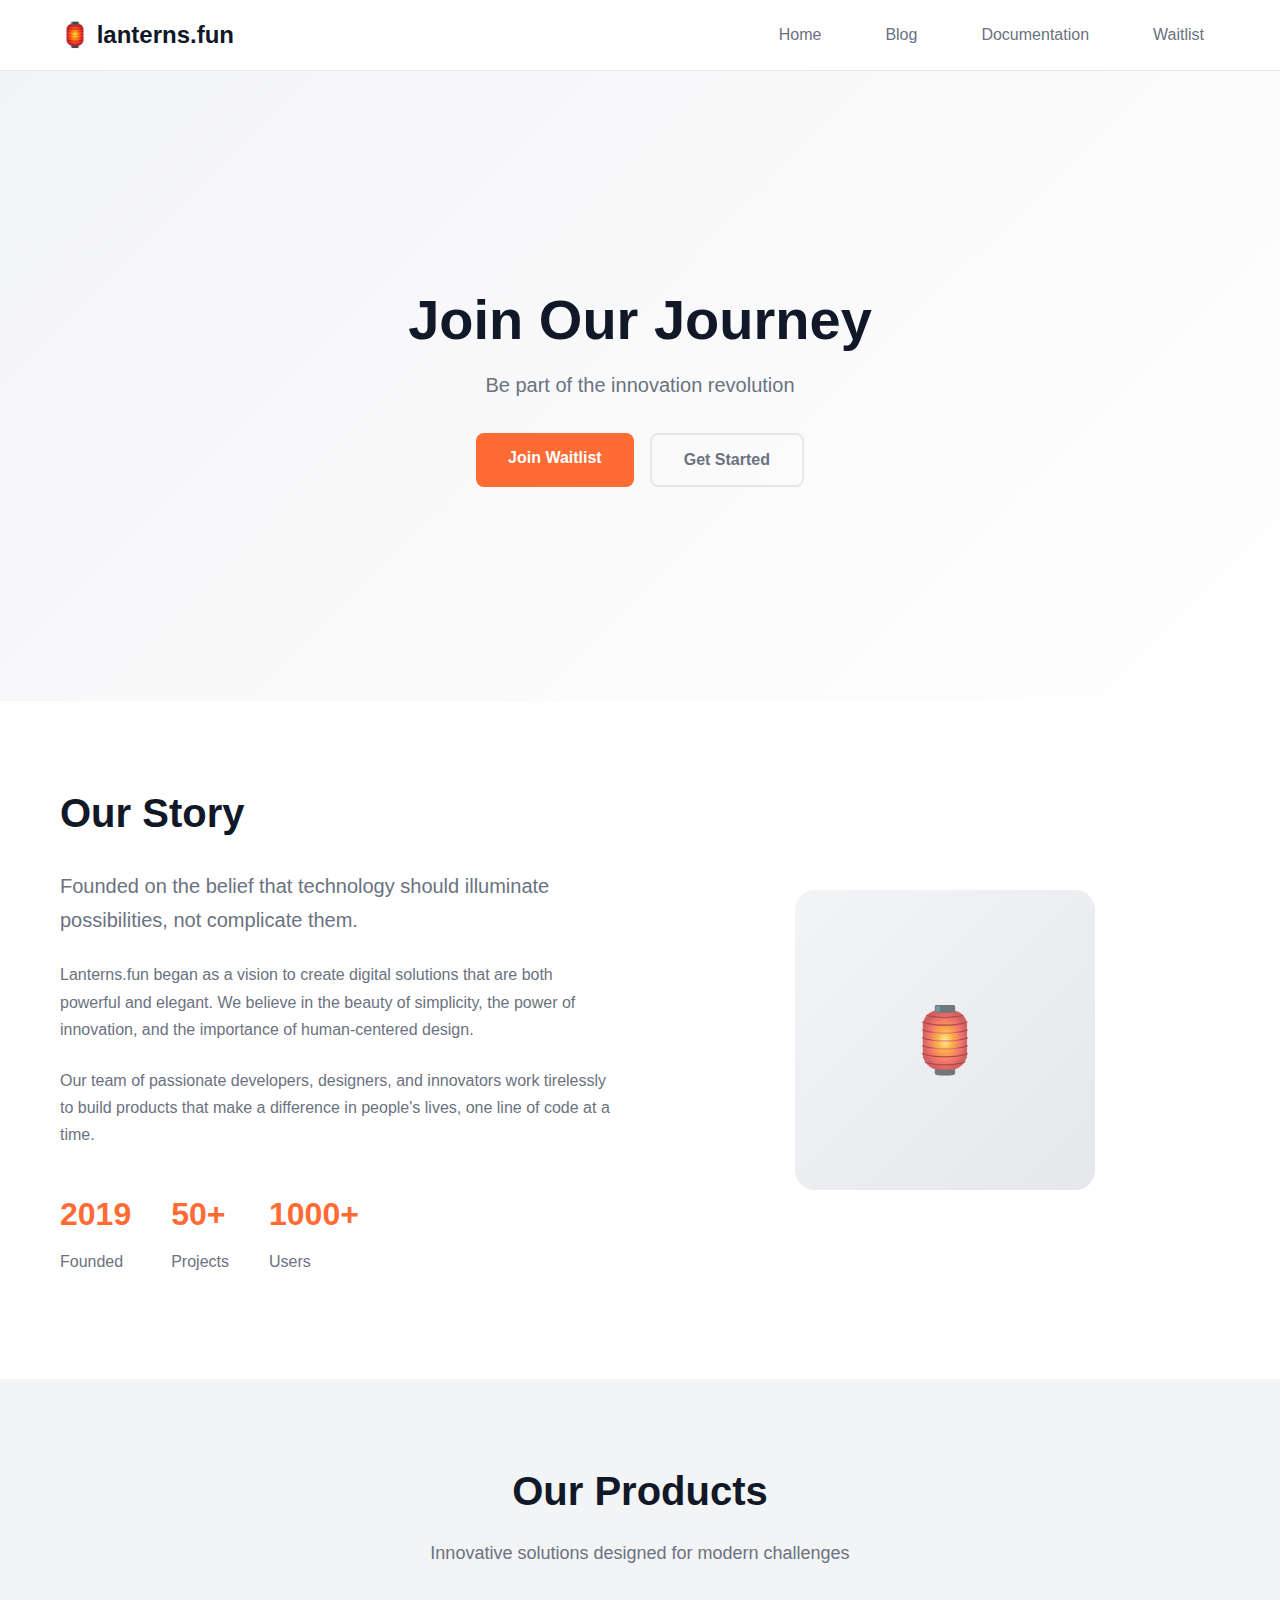
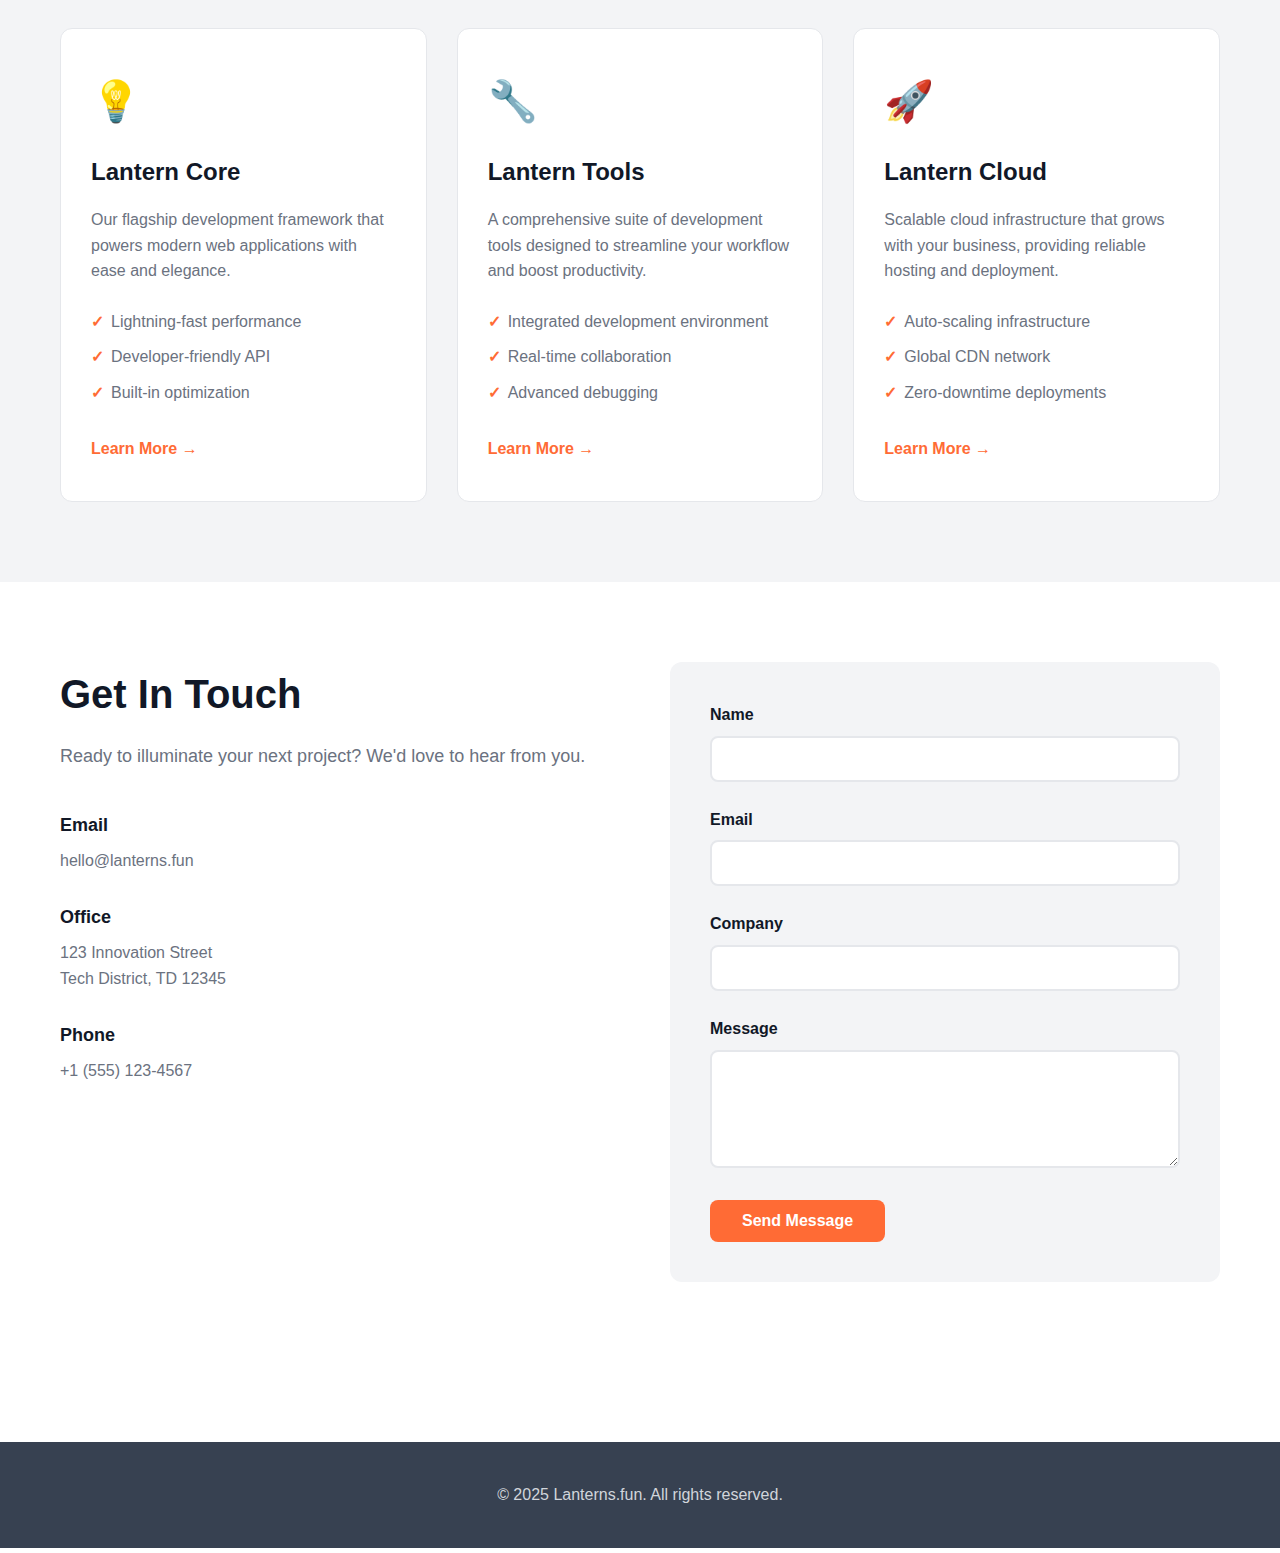
<file: index.html>
<!DOCTYPE html>
<html lang="en">
<head>
    <meta charset="UTF-8">
    <meta name="viewport" content="width=device-width, initial-scale=1.0">
    <title>Lanterns.fun - Illuminating Innovation</title>
    <link rel="stylesheet" href="styles.css">
</head>
<body>
    <header>
        <nav>
            <div class="logo">
                <h1>🏮 lanterns.fun</h1>
            </div>
            <ul class="nav-links">
                <li><a href="index.html">Home</a></li>
                <li><a href="blog.html">Blog</a></li>
                <li><a href="docs.html">Documentation</a></li>
                <li><a href="waitlist.html">Waitlist</a></li>
            </ul>
        </nav>
    </header>

    <main>
        <!-- Slider Intro Section -->
        <section class="slider-intro">
            <div class="slider-container">
                <div class="slide active">
                    <div class="slide-content">
                        <h1>Join Our Journey</h1>
                        <p>Be part of the innovation revolution</p>
                        <div class="slide-buttons">
                            <a href="waitlist.html" class="btn primary">Join Waitlist</a>
                            <a href="docs.html" class="btn secondary">Get Started</a>
                        </div>
                    </div>
                </div>
            </div>
        </section>

        <!-- Our Story Section -->
        <section id="story" class="story-section">
            <div class="container">
                <div class="story-content">
                    <div class="story-text">
                        <h2>Our Story</h2>
                        <p class="story-lead">Founded on the belief that technology should illuminate possibilities, not complicate them.</p>
                        <p>Lanterns.fun began as a vision to create digital solutions that are both powerful and elegant. We believe in the beauty of simplicity, the power of innovation, and the importance of human-centered design.</p>
                        <p>Our team of passionate developers, designers, and innovators work tirelessly to build products that make a difference in people's lives, one line of code at a time.</p>
                        <div class="story-stats">
                            <div class="stat">
                                <h3>2019</h3>
                                <p>Founded</p>
                            </div>
                            <div class="stat">
                                <h3>50+</h3>
                                <p>Projects</p>
                            </div>
                            <div class="stat">
                                <h3>1000+</h3>
                                <p>Users</p>
                            </div>
                        </div>
                    </div>
                    <div class="story-visual">
                        <div class="story-image">
                            <div class="placeholder-image">🏮</div>
                        </div>
                    </div>
                </div>
            </div>
        </section>

        <!-- Product Intro Section -->
        <section id="products" class="products-section">
            <div class="container">
                <h2>Our Products</h2>
                <p class="section-subtitle">Innovative solutions designed for modern challenges</p>
                <div class="products-grid">
                    <div class="product-card">
                        <div class="product-icon">💡</div>
                        <h3>Lantern Core</h3>
                        <p>Our flagship development framework that powers modern web applications with ease and elegance.</p>
                        <ul class="product-features">
                            <li>Lightning-fast performance</li>
                            <li>Developer-friendly API</li>
                            <li>Built-in optimization</li>
                        </ul>
                        <a href="docs.html" class="product-link">Learn More →</a>
                    </div>
                    <div class="product-card">
                        <div class="product-icon">🔧</div>
                        <h3>Lantern Tools</h3>
                        <p>A comprehensive suite of development tools designed to streamline your workflow and boost productivity.</p>
                        <ul class="product-features">
                            <li>Integrated development environment</li>
                            <li>Real-time collaboration</li>
                            <li>Advanced debugging</li>
                        </ul>
                        <a href="docs.html" class="product-link">Learn More →</a>
                    </div>
                    <div class="product-card">
                        <div class="product-icon">🚀</div>
                        <h3>Lantern Cloud</h3>
                        <p>Scalable cloud infrastructure that grows with your business, providing reliable hosting and deployment.</p>
                        <ul class="product-features">
                            <li>Auto-scaling infrastructure</li>
                            <li>Global CDN network</li>
                            <li>Zero-downtime deployments</li>
                        </ul>
                        <a href="docs.html" class="product-link">Learn More →</a>
                    </div>
                </div>
            </div>
        </section>

        <!-- Contact Form Section -->
        <section id="contact" class="contact-section">
            <div class="container">
                <div class="contact-content">
                    <div class="contact-info">
                        <h2>Get In Touch</h2>
                        <p class="contact-lead">Ready to illuminate your next project? We'd love to hear from you.</p>
                        <div class="contact-details">
                            <div class="contact-item">
                                <h4>Email</h4>
                                <p>hello@lanterns.fun</p>
                            </div>
                            <div class="contact-item">
                                <h4>Office</h4>
                                <p>123 Innovation Street<br>Tech District, TD 12345</p>
                            </div>
                            <div class="contact-item">
                                <h4>Phone</h4>
                                <p>+1 (555) 123-4567</p>
                            </div>
                        </div>
                    </div>
                    <div class="contact-form-container">
                        <form class="contact-form">
                            <div class="form-group">
                                <label for="name">Name</label>
                                <input type="text" id="name" name="name" required>
                            </div>
                            <div class="form-group">
                                <label for="email">Email</label>
                                <input type="email" id="email" name="email" required>
                            </div>
                            <div class="form-group">
                                <label for="company">Company</label>
                                <input type="text" id="company" name="company">
                            </div>
                            <div class="form-group">
                                <label for="message">Message</label>
                                <textarea id="message" name="message" rows="5" required></textarea>
                            </div>
                            <button type="submit" class="btn primary">Send Message</button>
                        </form>
                    </div>
                </div>
            </div>
        </section>
    </main>

    <footer>
        <div class="container">
            <p>&copy; 2025 Lanterns.fun. All rights reserved.</p>
        </div>
    </footer>

    <script>
        // Smooth scrolling for anchor links
        document.querySelectorAll('a[href^="#"]').forEach(anchor => {
            anchor.addEventListener('click', function (e) {
                e.preventDefault();
                const target = document.querySelector(this.getAttribute('href'));
                if (target) {
                    target.scrollIntoView({
                        behavior: 'smooth',
                        block: 'start'
                    });
                }
            });
        });

        // Contact form handling
        document.querySelector('.contact-form').addEventListener('submit', function(e) {
            e.preventDefault();
            alert('Thank you for your message! We\'ll get back to you soon.');
            this.reset();
        });
    </script>
</body>
</html>
</file>
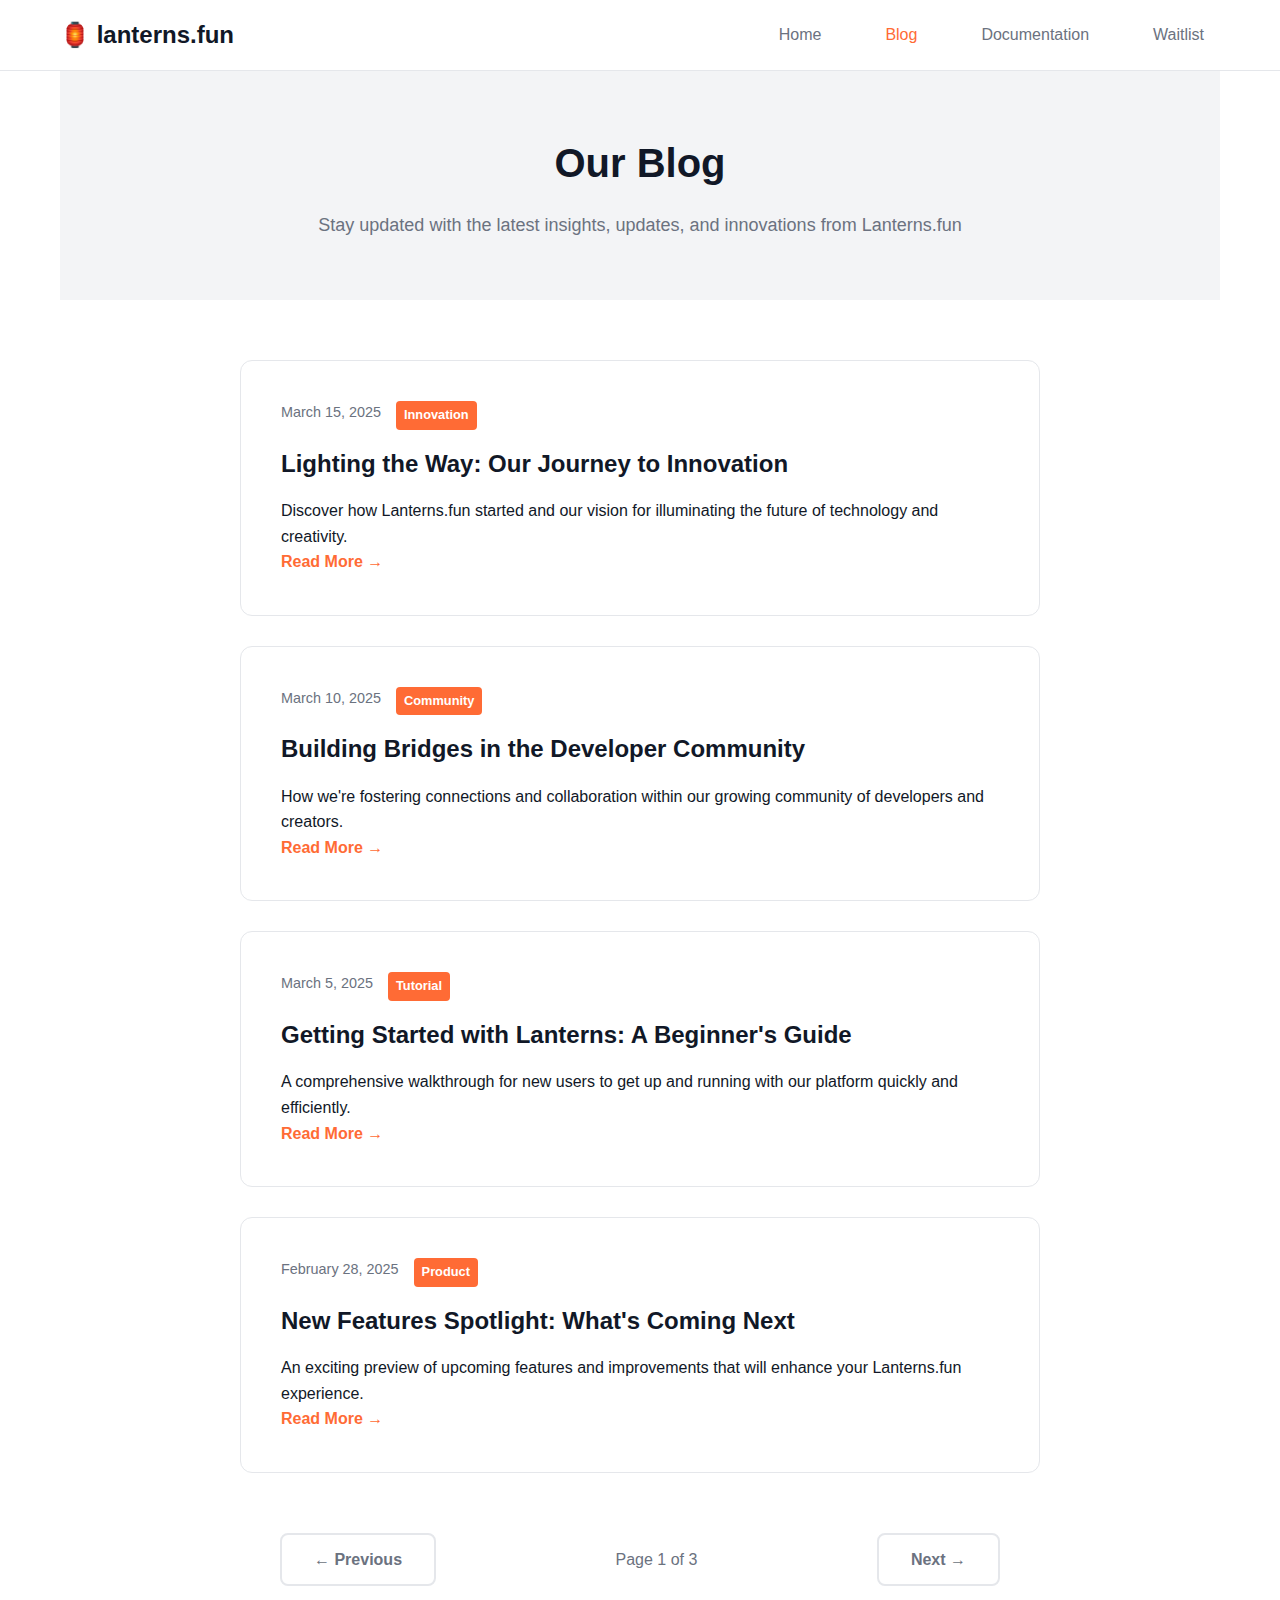
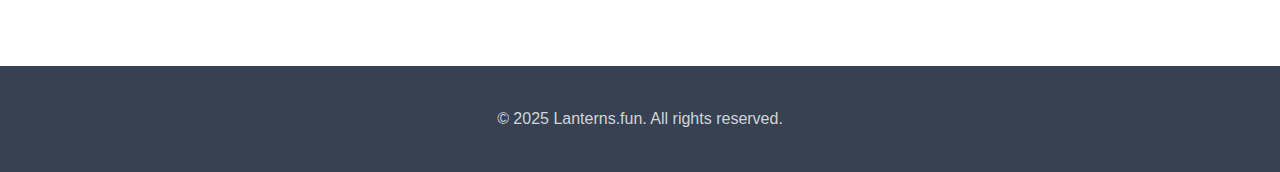
<file: blog.html>
<!DOCTYPE html>
<html lang="en">
<head>
    <meta charset="UTF-8">
    <meta name="viewport" content="width=device-width, initial-scale=1.0">
    <title>Blog - Lanterns.fun</title>
    <link rel="stylesheet" href="styles.css">
</head>
<body>
    <header>
        <nav>
            <div class="logo">
                <h1>🏮 lanterns.fun</h1>
            </div>
            <ul class="nav-links">
                <li><a href="index.html">Home</a></li>
                <li><a href="blog.html" class="active">Blog</a></li>
                <li><a href="docs.html">Documentation</a></li>
                <li><a href="waitlist.html">Waitlist</a></li>
            </ul>
        </nav>
    </header>

    <main>
        <div class="container">
            <section class="page-header">
                <h2>Our Blog</h2>
                <p>Stay updated with the latest insights, updates, and innovations from Lanterns.fun</p>
            </section>

            <section class="blog-posts">
                <article class="blog-post">
                    <div class="post-meta">
                        <span class="date">March 15, 2025</span>
                        <span class="category">Innovation</span>
                    </div>
                    <h3><a href="#">Lighting the Way: Our Journey to Innovation</a></h3>
                    <p>Discover how Lanterns.fun started and our vision for illuminating the future of technology and creativity.</p>
                    <a href="#" class="read-more">Read More →</a>
                </article>

                <article class="blog-post">
                    <div class="post-meta">
                        <span class="date">March 10, 2025</span>
                        <span class="category">Community</span>
                    </div>
                    <h3><a href="#">Building Bridges in the Developer Community</a></h3>
                    <p>How we're fostering connections and collaboration within our growing community of developers and creators.</p>
                    <a href="#" class="read-more">Read More →</a>
                </article>

                <article class="blog-post">
                    <div class="post-meta">
                        <span class="date">March 5, 2025</span>
                        <span class="category">Tutorial</span>
                    </div>
                    <h3><a href="#">Getting Started with Lanterns: A Beginner's Guide</a></h3>
                    <p>A comprehensive walkthrough for new users to get up and running with our platform quickly and efficiently.</p>
                    <a href="#" class="read-more">Read More →</a>
                </article>

                <article class="blog-post">
                    <div class="post-meta">
                        <span class="date">February 28, 2025</span>
                        <span class="category">Product</span>
                    </div>
                    <h3><a href="#">New Features Spotlight: What's Coming Next</a></h3>
                    <p>An exciting preview of upcoming features and improvements that will enhance your Lanterns.fun experience.</p>
                    <a href="#" class="read-more">Read More →</a>
                </article>
            </section>

            <section class="pagination">
                <a href="#" class="btn secondary">← Previous</a>
                <span class="page-info">Page 1 of 3</span>
                <a href="#" class="btn secondary">Next →</a>
            </section>
        </div>
    </main>

    <footer>
        <div class="container">
            <p>&copy; 2025 Lanterns.fun. All rights reserved.</p>
        </div>
    </footer>
</body>
</html>
</file>
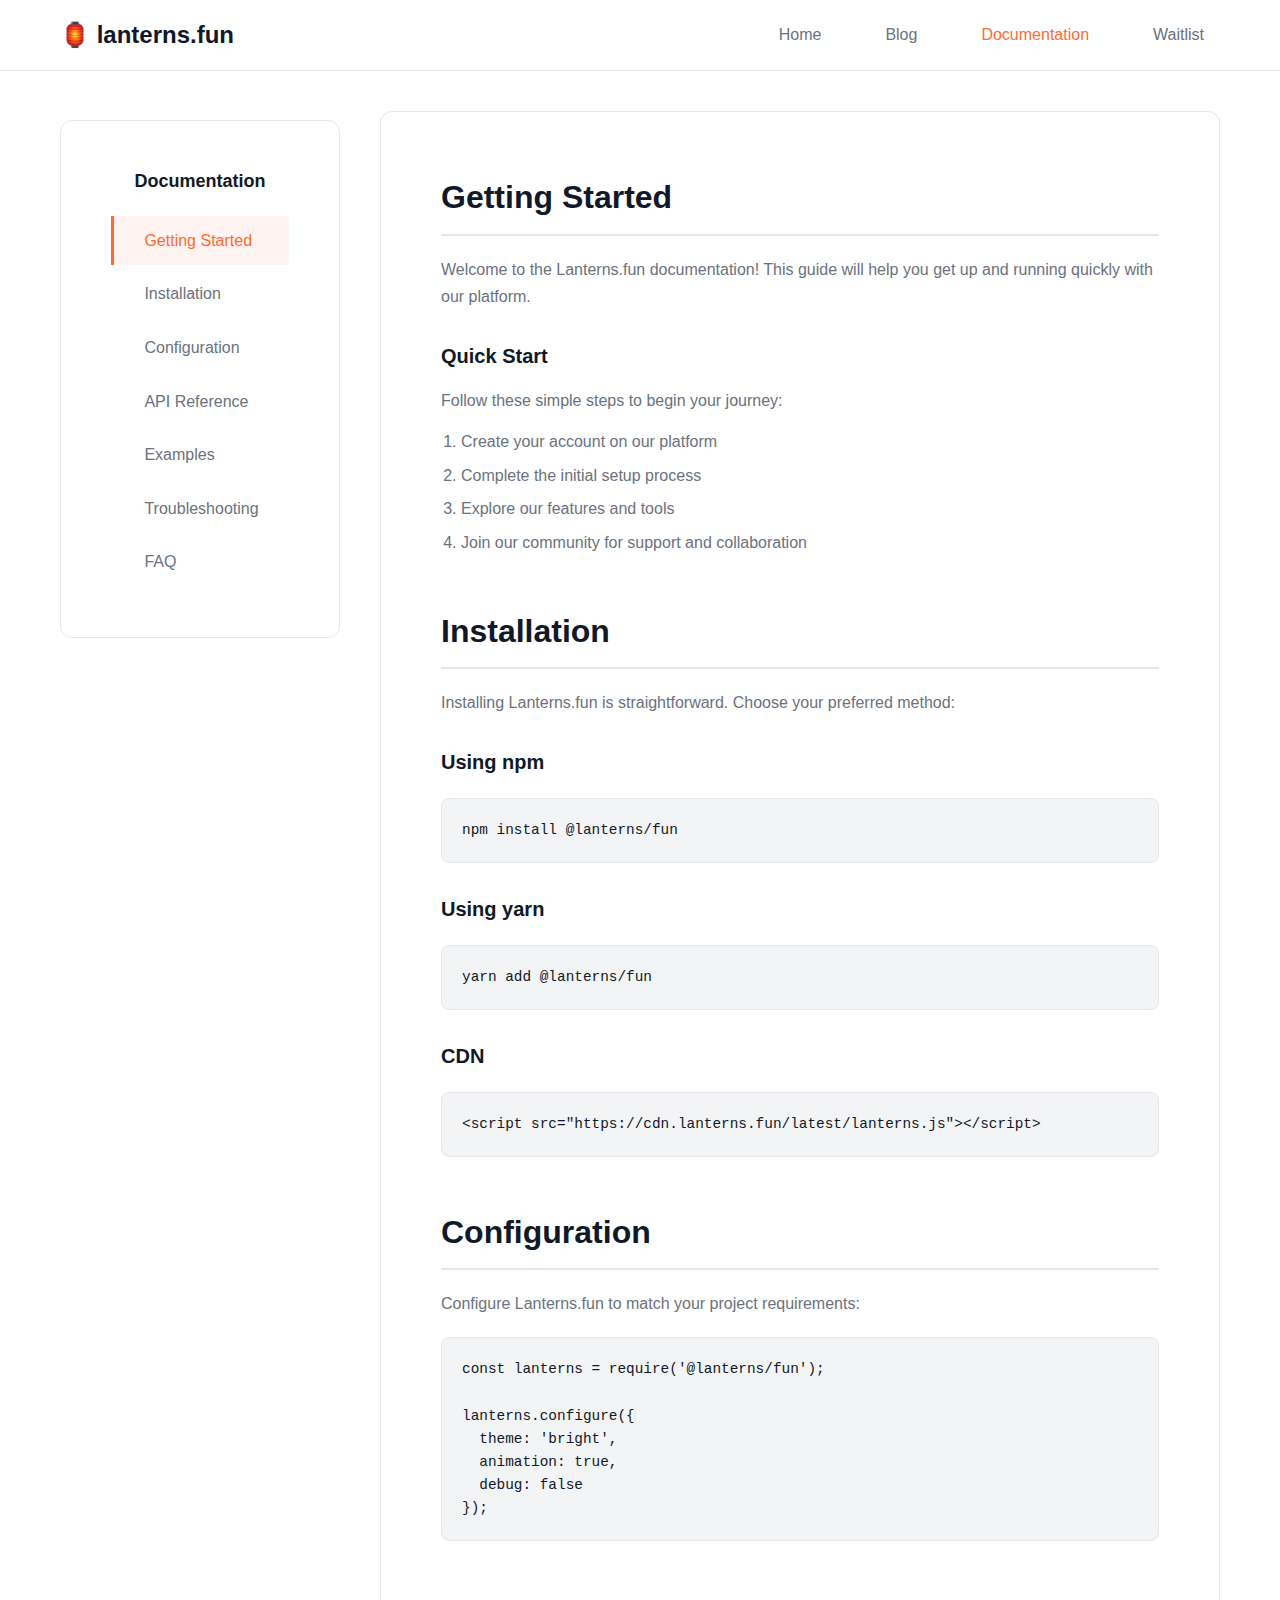
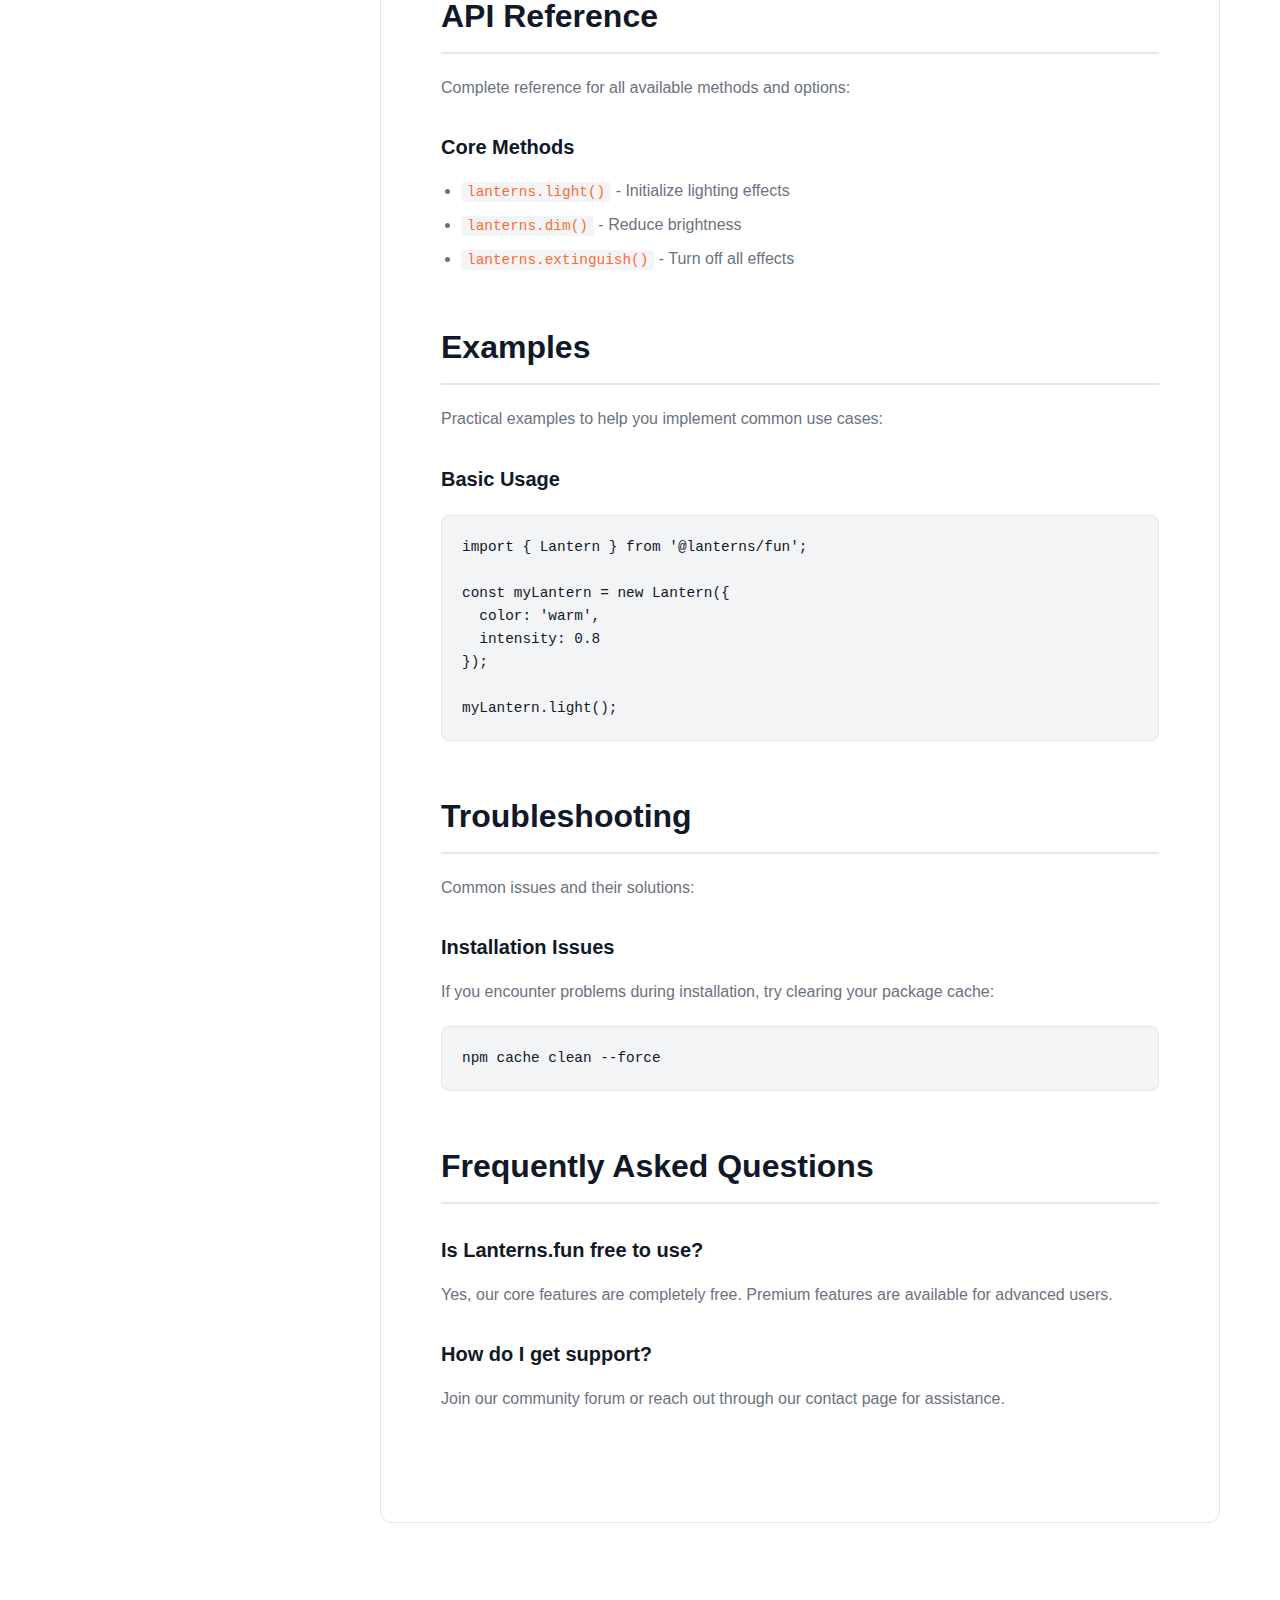
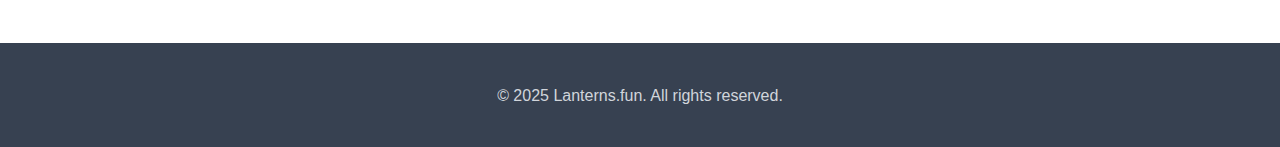
<file: docs.html>
<!DOCTYPE html>
<html lang="en">
<head>
    <meta charset="UTF-8">
    <meta name="viewport" content="width=device-width, initial-scale=1.0">
    <title>Documentation - Lanterns.fun</title>
    <link rel="stylesheet" href="styles.css">
</head>
<body>
    <header>
        <nav>
            <div class="logo">
                <h1>🏮 lanterns.fun</h1>
            </div>
            <ul class="nav-links">
                <li><a href="index.html">Home</a></li>
                <li><a href="blog.html">Blog</a></li>
                <li><a href="docs.html" class="active">Documentation</a></li>
                <li><a href="waitlist.html">Waitlist</a></li>
            </ul>
        </nav>
    </header>

    <main>
        <div class="docs-container">
            <aside class="docs-sidebar">
                <nav class="docs-nav">
                    <h3>Documentation</h3>
                    <ul>
                        <li><a href="#getting-started" class="active">Getting Started</a></li>
                        <li><a href="#installation">Installation</a></li>
                        <li><a href="#configuration">Configuration</a></li>
                        <li><a href="#api-reference">API Reference</a></li>
                        <li><a href="#examples">Examples</a></li>
                        <li><a href="#troubleshooting">Troubleshooting</a></li>
                        <li><a href="#faq">FAQ</a></li>
                    </ul>
                </nav>
            </aside>

            <div class="docs-content">
                <section id="getting-started">
                    <h2>Getting Started</h2>
                    <p>Welcome to the Lanterns.fun documentation! This guide will help you get up and running quickly with our platform.</p>

                    <h3>Quick Start</h3>
                    <p>Follow these simple steps to begin your journey:</p>
                    <ol>
                        <li>Create your account on our platform</li>
                        <li>Complete the initial setup process</li>
                        <li>Explore our features and tools</li>
                        <li>Join our community for support and collaboration</li>
                    </ol>
                </section>

                <section id="installation">
                    <h2>Installation</h2>
                    <p>Installing Lanterns.fun is straightforward. Choose your preferred method:</p>

                    <h3>Using npm</h3>
                    <pre><code>npm install @lanterns/fun</code></pre>

                    <h3>Using yarn</h3>
                    <pre><code>yarn add @lanterns/fun</code></pre>

                    <h3>CDN</h3>
                    <pre><code>&lt;script src="https://cdn.lanterns.fun/latest/lanterns.js"&gt;&lt;/script&gt;</code></pre>
                </section>

                <section id="configuration">
                    <h2>Configuration</h2>
                    <p>Configure Lanterns.fun to match your project requirements:</p>

                    <pre><code>const lanterns = require('@lanterns/fun');

lanterns.configure({
  theme: 'bright',
  animation: true,
  debug: false
});</code></pre>
                </section>

                <section id="api-reference">
                    <h2>API Reference</h2>
                    <p>Complete reference for all available methods and options:</p>

                    <h3>Core Methods</h3>
                    <ul>
                        <li><code>lanterns.light()</code> - Initialize lighting effects</li>
                        <li><code>lanterns.dim()</code> - Reduce brightness</li>
                        <li><code>lanterns.extinguish()</code> - Turn off all effects</li>
                    </ul>
                </section>

                <section id="examples">
                    <h2>Examples</h2>
                    <p>Practical examples to help you implement common use cases:</p>

                    <h3>Basic Usage</h3>
                    <pre><code>import { Lantern } from '@lanterns/fun';

const myLantern = new Lantern({
  color: 'warm',
  intensity: 0.8
});

myLantern.light();</code></pre>
                </section>

                <section id="troubleshooting">
                    <h2>Troubleshooting</h2>
                    <p>Common issues and their solutions:</p>

                    <h3>Installation Issues</h3>
                    <p>If you encounter problems during installation, try clearing your package cache:</p>
                    <pre><code>npm cache clean --force</code></pre>
                </section>

                <section id="faq">
                    <h2>Frequently Asked Questions</h2>

                    <h3>Is Lanterns.fun free to use?</h3>
                    <p>Yes, our core features are completely free. Premium features are available for advanced users.</p>

                    <h3>How do I get support?</h3>
                    <p>Join our community forum or reach out through our contact page for assistance.</p>
                </section>
            </div>
        </div>
    </main>

    <footer>
        <div class="container">
            <p>&copy; 2025 Lanterns.fun. All rights reserved.</p>
        </div>
    </footer>

    <script>
        // Simple navigation highlighting
        document.addEventListener('DOMContentLoaded', function() {
            const links = document.querySelectorAll('.docs-nav a');
            const sections = document.querySelectorAll('.docs-content section');

            function highlightNav() {
                const scrollPos = window.scrollY + 100;

                sections.forEach((section, index) => {
                    const top = section.offsetTop;
                    const bottom = top + section.offsetHeight;

                    if (scrollPos >= top && scrollPos < bottom) {
                        links.forEach(link => link.classList.remove('active'));
                        if (links[index]) {
                            links[index].classList.add('active');
                        }
                    }
                });
            }

            window.addEventListener('scroll', highlightNav);
        });
    </script>
</body>
</html>
</file>
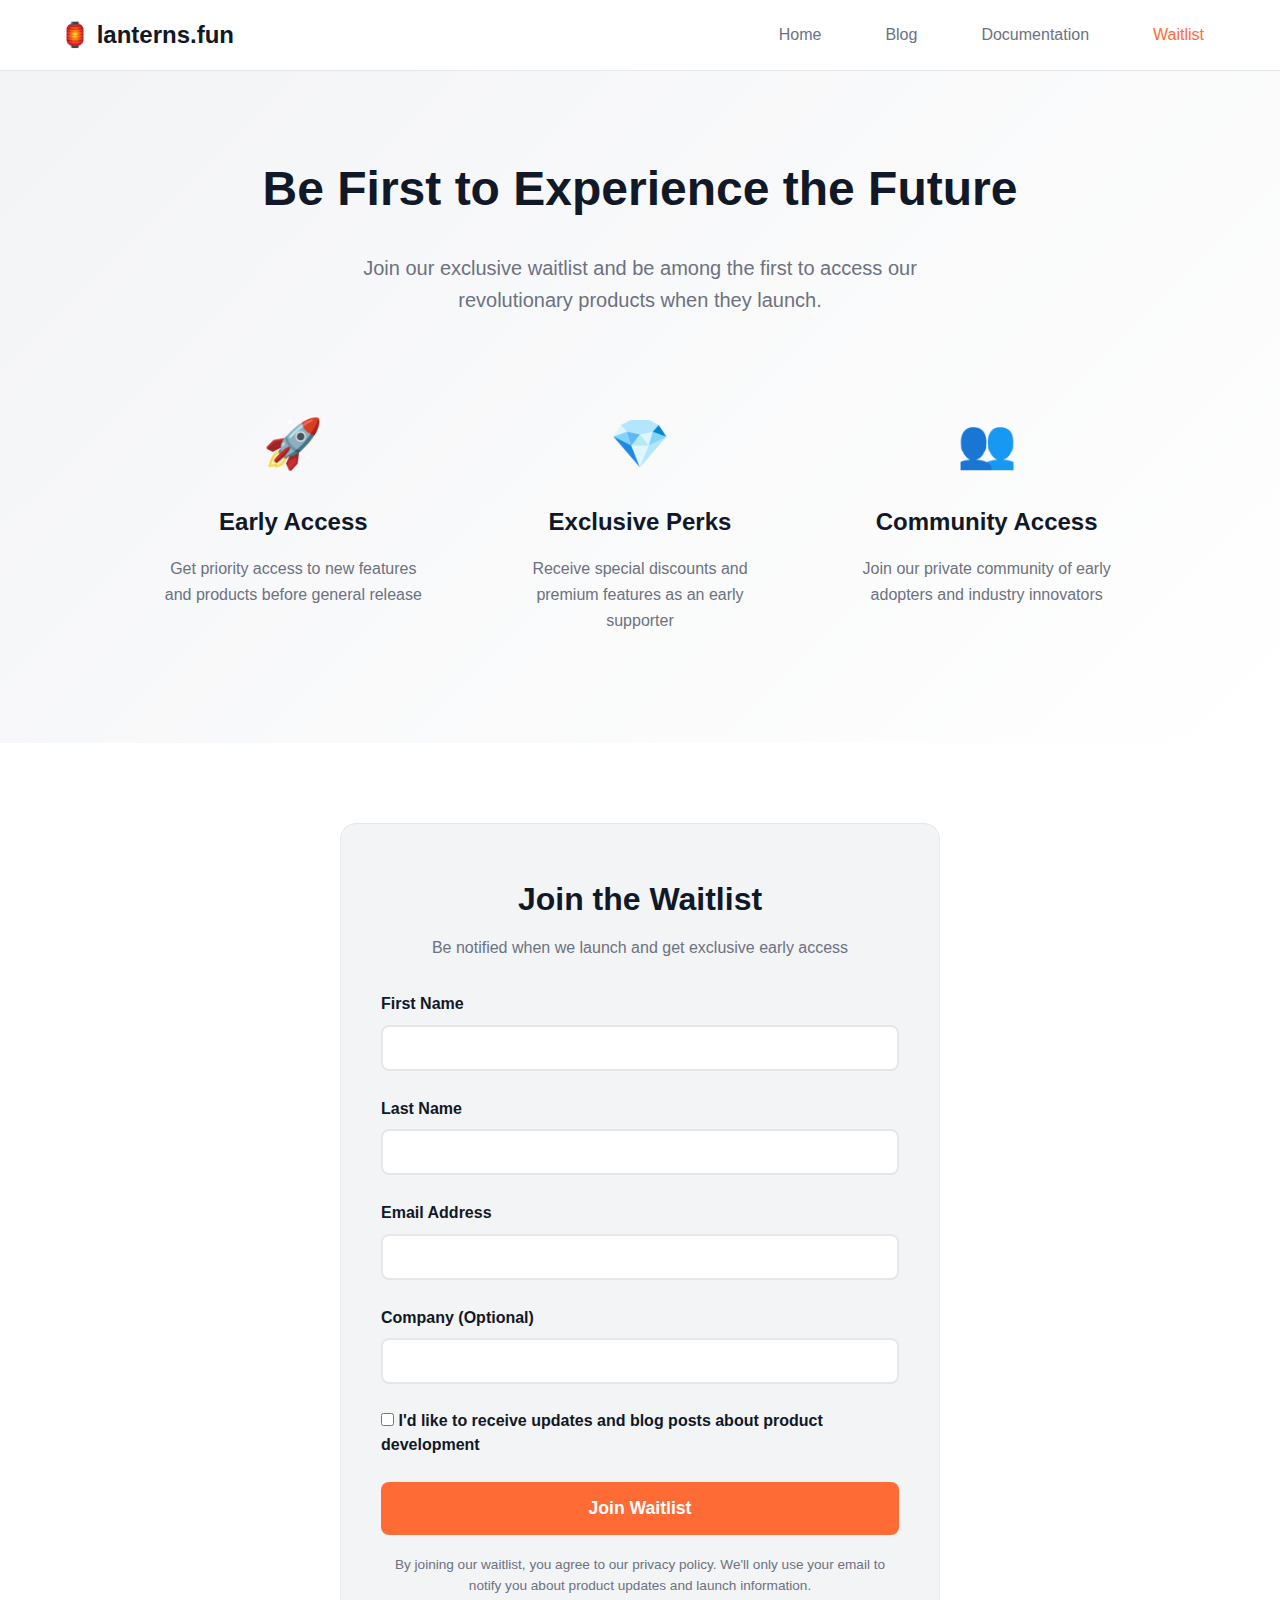
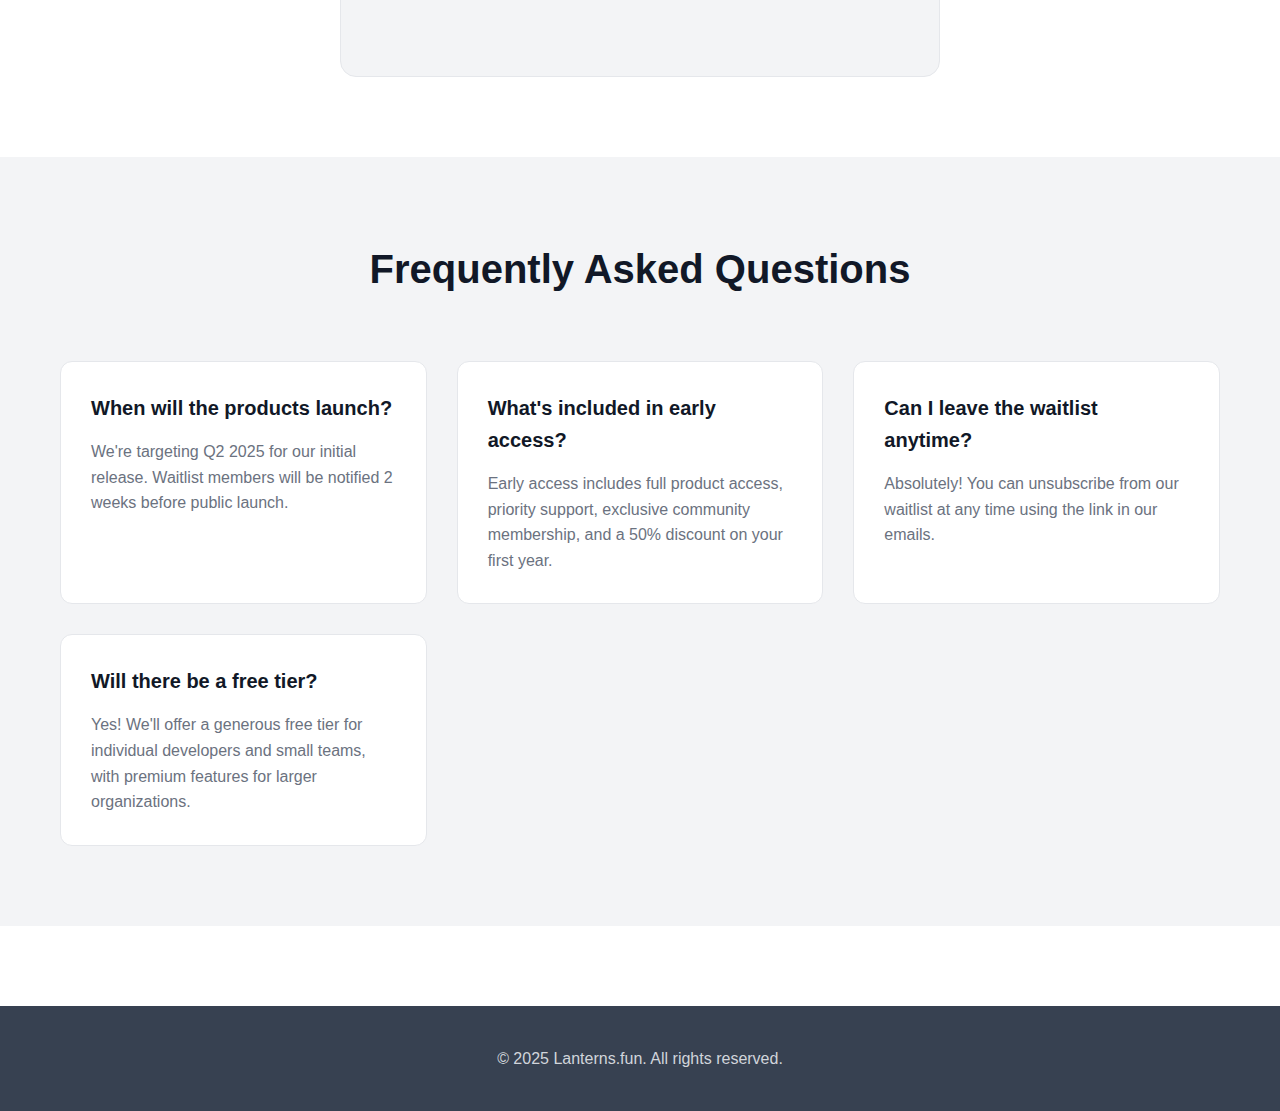
<file: waitlist.html>
<!DOCTYPE html>
<html lang="en">
<head>
    <meta charset="UTF-8">
    <meta name="viewport" content="width=device-width, initial-scale=1.0">
    <title>Join Our Waitlist - Lanterns.fun</title>
    <link rel="stylesheet" href="styles.css">
</head>
<body>
    <header>
        <nav>
            <div class="logo">
                <h1>🏮 lanterns.fun</h1>
            </div>
            <ul class="nav-links">
                <li><a href="index.html">Home</a></li>
                <li><a href="blog.html">Blog</a></li>
                <li><a href="docs.html">Documentation</a></li>
                <li><a href="waitlist.html" class="active">Waitlist</a></li>
            </ul>
        </nav>
    </header>

    <main>
        <section class="waitlist-hero">
            <div class="container">
                <div class="waitlist-content">
                    <h1>Be First to Experience the Future</h1>
                    <p class="waitlist-lead">Join our exclusive waitlist and be among the first to access our revolutionary products when they launch.</p>

                    <div class="waitlist-benefits">
                        <div class="benefit">
                            <div class="benefit-icon">🚀</div>
                            <h3>Early Access</h3>
                            <p>Get priority access to new features and products before general release</p>
                        </div>
                        <div class="benefit">
                            <div class="benefit-icon">💎</div>
                            <h3>Exclusive Perks</h3>
                            <p>Receive special discounts and premium features as an early supporter</p>
                        </div>
                        <div class="benefit">
                            <div class="benefit-icon">👥</div>
                            <h3>Community Access</h3>
                            <p>Join our private community of early adopters and industry innovators</p>
                        </div>
                    </div>
                </div>
            </div>
        </section>

        <section class="waitlist-signup">
            <div class="container">
                <div class="waitlist-form-centered">
                    <form class="waitlist-form" id="waitlistForm">
                        <h2>Join the Waitlist</h2>
                        <p>Be notified when we launch and get exclusive early access</p>

                        <div class="form-group">
                            <label for="firstName">First Name</label>
                            <input type="text" id="firstName" name="firstName" required>
                        </div>

                        <div class="form-group">
                            <label for="lastName">Last Name</label>
                            <input type="text" id="lastName" name="lastName" required>
                        </div>

                        <div class="form-group">
                            <label for="email">Email Address</label>
                            <input type="email" id="email" name="email" required>
                        </div>

                        <div class="form-group">
                            <label for="company">Company (Optional)</label>
                            <input type="text" id="company" name="company">
                        </div>

                        <div class="form-group">
                            <label class="checkbox-label">
                                <input type="checkbox" name="newsletter" value="yes">
                                <span class="checkmark"></span>
                                I'd like to receive updates and blog posts about product development
                            </label>
                        </div>

                        <button type="submit" class="btn primary waitlist-btn">
                            <span class="btn-text">Join Waitlist</span>
                            <span class="btn-loading" style="display: none;">Joining...</span>
                        </button>

                        <p class="privacy-note">
                            By joining our waitlist, you agree to our privacy policy. We'll only use your email to notify you about product updates and launch information.
                        </p>
                    </form>
                </div>
            </div>
        </section>

        <section class="waitlist-faq">
            <div class="container">
                <h2>Frequently Asked Questions</h2>
                <div class="faq-grid">
                    <div class="faq-item">
                        <h4>When will the products launch?</h4>
                        <p>We're targeting Q2 2025 for our initial release. Waitlist members will be notified 2 weeks before public launch.</p>
                    </div>
                    <div class="faq-item">
                        <h4>What's included in early access?</h4>
                        <p>Early access includes full product access, priority support, exclusive community membership, and a 50% discount on your first year.</p>
                    </div>
                    <div class="faq-item">
                        <h4>Can I leave the waitlist anytime?</h4>
                        <p>Absolutely! You can unsubscribe from our waitlist at any time using the link in our emails.</p>
                    </div>
                    <div class="faq-item">
                        <h4>Will there be a free tier?</h4>
                        <p>Yes! We'll offer a generous free tier for individual developers and small teams, with premium features for larger organizations.</p>
                    </div>
                </div>
            </div>
        </section>
    </main>

    <footer>
        <div class="container">
            <p>&copy; 2025 Lanterns.fun. All rights reserved.</p>
        </div>
    </footer>

    <script>
        // Waitlist form handling
        document.getElementById('waitlistForm').addEventListener('submit', function(e) {
            e.preventDefault();

            const btnText = this.querySelector('.btn-text');
            const btnLoading = this.querySelector('.btn-loading');
            const submitBtn = this.querySelector('.waitlist-btn');

            // Show loading state
            btnText.style.display = 'none';
            btnLoading.style.display = 'inline';
            submitBtn.disabled = true;

            // Simulate API call
            setTimeout(() => {
                alert('🎉 Welcome to the waitlist! You\'ll receive a confirmation email shortly.');
                this.reset();

                // Reset button state
                btnText.style.display = 'inline';
                btnLoading.style.display = 'none';
                submitBtn.disabled = false;
            }, 2000);
        });

        // Smooth scrolling for any anchor links
        document.querySelectorAll('a[href^="#"]').forEach(anchor => {
            anchor.addEventListener('click', function (e) {
                e.preventDefault();
                const target = document.querySelector(this.getAttribute('href'));
                if (target) {
                    target.scrollIntoView({
                        behavior: 'smooth',
                        block: 'start'
                    });
                }
            });
        });
    </script>
</body>
</html>
</file>
<file: styles.css>
/* Reset and Base Styles */
* {
    margin: 0;
    padding: 0;
    box-sizing: border-box;
}

:root {
    --primary-orange: #FF6B35;
    --tech-grey: #6B7280;
    --light-grey: #F3F4F6;
    --dark-grey: #374151;
    --white: #FFFFFF;
    --text-dark: #111827;
    --text-light: #6B7280;
    --border-light: #E5E7EB;
}

body {
    font-family: -apple-system, BlinkMacSystemFont, 'Segoe UI', Roboto, 'Inter', sans-serif;
    line-height: 1.6;
    color: var(--text-dark);
    background-color: var(--white);
    font-size: 16px;
}

.container {
    max-width: 1200px;
    margin: 0 auto;
    padding: 0 20px;
}

/* Header Styles */
header {
    background: var(--white);
    border-bottom: 1px solid var(--border-light);
    position: sticky;
    top: 0;
    z-index: 100;
    backdrop-filter: blur(10px);
}

nav {
    display: flex;
    justify-content: space-between;
    align-items: center;
    padding: 1rem 0;
    max-width: 1200px;
    margin: 0 auto;
}

.logo h1 {
    color: var(--text-dark);
    font-size: 1.5rem;
    font-weight: 700;
    margin-left: 20px;
}

.nav-links {
    display: flex;
    list-style: none;
    gap: 2rem;
    margin-right: 20px;
}

.nav-links a {
    color: var(--text-light);
    text-decoration: none;
    font-weight: 500;
    padding: 0.5rem 1rem;
    border-radius: 6px;
    transition: all 0.2s ease;
}

.nav-links a:hover,
.nav-links a.active {
    color: var(--primary-orange);
}

/* Slider Intro Section */
.slider-intro {
    position: relative;
    height: 70vh;
    overflow: hidden;
    background: linear-gradient(135deg, var(--light-grey) 0%, var(--white) 100%);
}

.slider-container {
    position: relative;
    width: 100%;
    height: 100%;
}

.slide {
    position: absolute;
    width: 100%;
    height: 100%;
    display: flex;
    align-items: center;
    justify-content: center;
    opacity: 0;
    transition: opacity 0.5s ease-in-out;
}

.slide.active {
    opacity: 1;
}

.slide-content {
    text-align: center;
    max-width: 800px;
    padding: 0 20px;
}

.slide-content h1 {
    font-size: 3.5rem;
    font-weight: 700;
    color: var(--text-dark);
    margin-bottom: 1rem;
    line-height: 1.2;
}

.slide-content p {
    font-size: 1.25rem;
    color: var(--text-light);
    margin-bottom: 2rem;
}

.slider-nav {
    position: absolute;
    bottom: 30px;
    left: 50%;
    transform: translateX(-50%);
    display: flex;
    gap: 12px;
}

.slider-dot {
    width: 12px;
    height: 12px;
    border-radius: 50%;
    border: none;
    background-color: rgba(107, 114, 128, 0.3);
    cursor: pointer;
    transition: background-color 0.3s ease;
}

.slider-dot.active {
    background-color: var(--primary-orange);
}

/* Buttons */
.btn {
    display: inline-block;
    padding: 12px 32px;
    text-decoration: none;
    border-radius: 8px;
    font-weight: 600;
    transition: all 0.2s ease;
    cursor: pointer;
    border: none;
    font-size: 1rem;
}

.btn.primary {
    background-color: var(--primary-orange);
    color: var(--white);
}

.btn.primary:hover {
    background-color: #e55a2e;
    transform: translateY(-1px);
}

.btn.secondary {
    background-color: transparent;
    color: var(--text-light);
    border: 2px solid var(--border-light);
}

.btn.secondary:hover {
    border-color: var(--primary-orange);
    color: var(--primary-orange);
}

/* Story Section */
.story-section {
    padding: 80px 0;
    background-color: var(--white);
}

.story-content {
    display: grid;
    grid-template-columns: 1fr 1fr;
    gap: 60px;
    align-items: center;
}

.story-text h2 {
    font-size: 2.5rem;
    font-weight: 700;
    color: var(--text-dark);
    margin-bottom: 1.5rem;
}

.story-lead {
    font-size: 1.25rem;
    color: var(--text-light);
    margin-bottom: 2rem;
    font-weight: 500;
}

.story-text p {
    color: var(--text-light);
    margin-bottom: 1.5rem;
    line-height: 1.7;
}

.story-stats {
    display: flex;
    gap: 40px;
    margin-top: 40px;
}

.stat h3 {
    font-size: 2rem;
    color: var(--primary-orange);
    font-weight: 700;
    margin-bottom: 0.5rem;
}

.stat p {
    color: var(--text-light);
    font-weight: 500;
}

.story-visual {
    display: flex;
    justify-content: center;
    align-items: center;
}

.story-image {
    width: 300px;
    height: 300px;
    background: linear-gradient(135deg, var(--light-grey), #E5E7EB);
    border-radius: 20px;
    display: flex;
    align-items: center;
    justify-content: center;
}

.placeholder-image {
    font-size: 4rem;
    opacity: 0.7;
}

/* Products Section */
.products-section {
    padding: 80px 0;
    background-color: var(--light-grey);
}

.products-section h2 {
    text-align: center;
    font-size: 2.5rem;
    font-weight: 700;
    color: var(--text-dark);
    margin-bottom: 1rem;
}

.section-subtitle {
    text-align: center;
    font-size: 1.125rem;
    color: var(--text-light);
    margin-bottom: 60px;
}

.products-grid {
    display: grid;
    grid-template-columns: repeat(auto-fit, minmax(350px, 1fr));
    gap: 30px;
}

.product-card {
    background: var(--white);
    padding: 40px 30px;
    border-radius: 12px;
    border: 1px solid var(--border-light);
    transition: all 0.2s ease;
}

.product-card:hover {
    transform: translateY(-4px);
    box-shadow: 0 20px 40px rgba(0,0,0,0.1);
}

.product-icon {
    font-size: 2.5rem;
    margin-bottom: 20px;
}

.product-card h3 {
    font-size: 1.5rem;
    font-weight: 700;
    color: var(--text-dark);
    margin-bottom: 1rem;
}

.product-card p {
    color: var(--text-light);
    margin-bottom: 20px;
    line-height: 1.6;
}

.product-features {
    list-style: none;
    margin-bottom: 25px;
}

.product-features li {
    color: var(--text-light);
    padding: 5px 0;
    position: relative;
    padding-left: 20px;
}

.product-features li:before {
    content: "✓";
    color: var(--primary-orange);
    font-weight: 600;
    position: absolute;
    left: 0;
}

.product-link {
    color: var(--primary-orange);
    text-decoration: none;
    font-weight: 600;
    transition: color 0.2s ease;
}

.product-link:hover {
    color: #e55a2e;
}

/* Contact Section */
.contact-section {
    padding: 80px 0;
    background-color: var(--white);
}

.contact-content {
    display: grid;
    grid-template-columns: 1fr 1fr;
    gap: 60px;
}

.contact-info h2 {
    font-size: 2.5rem;
    font-weight: 700;
    color: var(--text-dark);
    margin-bottom: 1rem;
}

.contact-lead {
    font-size: 1.125rem;
    color: var(--text-light);
    margin-bottom: 40px;
}

.contact-details {
    display: flex;
    flex-direction: column;
    gap: 30px;
}

.contact-item h4 {
    font-size: 1.125rem;
    font-weight: 600;
    color: var(--text-dark);
    margin-bottom: 0.5rem;
}

.contact-item p {
    color: var(--text-light);
}

/* Contact Form */
.contact-form {
    background: var(--light-grey);
    padding: 40px;
    border-radius: 12px;
}

.form-group {
    margin-bottom: 25px;
}

.form-group label {
    display: block;
    margin-bottom: 8px;
    font-weight: 600;
    color: var(--text-dark);
}

.form-group input,
.form-group textarea {
    width: 100%;
    padding: 12px 16px;
    border: 2px solid var(--border-light);
    border-radius: 8px;
    font-size: 1rem;
    background-color: var(--white);
    color: var(--text-dark);
    transition: border-color 0.2s ease;
}

.form-group input:focus,
.form-group textarea:focus {
    outline: none;
    border-color: var(--primary-orange);
}

/* Blog Styles */
.page-header {
    text-align: center;
    padding: 60px 0;
    background-color: var(--light-grey);
    margin-bottom: 60px;
}

.page-header h2 {
    font-size: 2.5rem;
    font-weight: 700;
    color: var(--text-dark);
    margin-bottom: 1rem;
}

.page-header p {
    font-size: 1.125rem;
    color: var(--text-light);
}

.blog-posts {
    max-width: 800px;
    margin: 0 auto;
}

.blog-post {
    background: var(--white);
    padding: 40px;
    margin-bottom: 30px;
    border-radius: 12px;
    border: 1px solid var(--border-light);
    transition: all 0.2s ease;
}

.blog-post:hover {
    transform: translateY(-2px);
    box-shadow: 0 10px 30px rgba(0,0,0,0.1);
}

.post-meta {
    display: flex;
    gap: 15px;
    margin-bottom: 15px;
    font-size: 0.9rem;
}

.date {
    color: var(--text-light);
}

.category {
    background-color: var(--primary-orange);
    color: var(--white);
    padding: 4px 8px;
    border-radius: 4px;
    font-size: 0.8rem;
    font-weight: 600;
}

.blog-post h3 {
    margin-bottom: 15px;
    font-size: 1.5rem;
    font-weight: 700;
}

.blog-post h3 a {
    color: var(--text-dark);
    text-decoration: none;
    transition: color 0.2s ease;
}

.blog-post h3 a:hover {
    color: var(--primary-orange);
}

.read-more {
    color: var(--primary-orange);
    text-decoration: none;
    font-weight: 600;
    transition: color 0.2s ease;
}

.read-more:hover {
    color: #e55a2e;
}

/* Pagination */
.pagination {
    display: flex;
    justify-content: space-between;
    align-items: center;
    max-width: 800px;
    margin: 60px auto 0;
    padding: 0 40px;
}

.page-info {
    color: var(--text-light);
    font-weight: 500;
}

/* Documentation Styles */
.docs-container {
    display: grid;
    grid-template-columns: 280px 1fr;
    gap: 40px;
    max-width: 1200px;
    margin: 0 auto;
    padding: 40px 20px;
    min-height: 80vh;
}

.docs-sidebar {
    position: sticky;
    top: 120px;
    height: fit-content;
    background: var(--white);
    border: 1px solid var(--border-light);
    border-radius: 12px;
    padding: 30px 0;
}

.docs-nav {
    display: flex;
    flex-direction: column;
    width: 100%;
}

.docs-nav h3 {
    color: var(--text-dark);
    margin-bottom: 20px;
    font-size: 1.125rem;
    font-weight: 700;
    padding: 0 30px;
}

.docs-nav ul {
    list-style: none;
}

.docs-nav li {
    margin-bottom: 4px;
}

.docs-nav a {
    display: block;
    color: var(--text-light);
    text-decoration: none;
    padding: 12px 30px;
    transition: all 0.2s ease;
    font-weight: 500;
    border-left: 3px solid transparent;
}

.docs-nav a:hover {
    color: var(--text-dark);
    background-color: var(--light-grey);
}

.docs-nav a.active {
    color: var(--primary-orange);
    background-color: #FEF3F0;
    border-left-color: var(--primary-orange);
}

.docs-content {
    background: var(--white);
    border: 1px solid var(--border-light);
    border-radius: 12px;
    padding: 60px;
    min-height: 600px;
}

.docs-content section {
    margin-bottom: 50px;
}

.docs-content h2 {
    color: var(--text-dark);
    font-size: 2rem;
    font-weight: 700;
    margin-bottom: 20px;
    padding-bottom: 10px;
    border-bottom: 2px solid var(--border-light);
}

.docs-content h3 {
    color: var(--text-dark);
    font-size: 1.25rem;
    font-weight: 600;
    margin: 30px 0 15px;
}

.docs-content p {
    color: var(--text-light);
    margin-bottom: 15px;
    line-height: 1.7;
}

.docs-content ol,
.docs-content ul {
    color: var(--text-light);
    margin: 15px 0;
    padding-left: 20px;
}

.docs-content li {
    margin-bottom: 8px;
    line-height: 1.6;
}

.docs-content pre {
    background-color: var(--light-grey);
    border: 1px solid var(--border-light);
    border-radius: 8px;
    padding: 20px;
    overflow-x: auto;
    margin: 20px 0;
    font-size: 0.9rem;
}

.docs-content code {
    background-color: var(--light-grey);
    color: var(--primary-orange);
    padding: 2px 6px;
    border-radius: 4px;
    font-family: 'Monaco', 'Menlo', 'Ubuntu Mono', monospace;
    font-size: 0.9rem;
}

.docs-content pre code {
    background: none;
    color: var(--text-dark);
    padding: 0;
}

/* Footer */
footer {
    background-color: var(--dark-grey);
    color: var(--white);
    text-align: center;
    padding: 40px 0;
    margin-top: 80px;
}

footer p {
    color: #D1D5DB;
}

/* Waitlist Page Styles */
.waitlist-hero {
    padding: 80px 0;
    background: linear-gradient(135deg, var(--light-grey) 0%, var(--white) 100%);
    text-align: center;
}

.waitlist-content h1 {
    font-size: 3rem;
    font-weight: 700;
    color: var(--text-dark);
    margin-bottom: 1.5rem;
}

.waitlist-lead {
    font-size: 1.25rem;
    color: var(--text-light);
    margin-bottom: 60px;
    max-width: 600px;
    margin-left: auto;
    margin-right: auto;
}

.waitlist-benefits {
    display: grid;
    grid-template-columns: repeat(auto-fit, minmax(280px, 1fr));
    gap: 40px;
    max-width: 1000px;
    margin: 0 auto;
}

.benefit {
    text-align: center;
    padding: 30px 20px;
}

.benefit-icon {
    font-size: 3rem;
    margin-bottom: 20px;
}

.benefit h3 {
    font-size: 1.5rem;
    font-weight: 700;
    color: var(--text-dark);
    margin-bottom: 15px;
}

.benefit p {
    color: var(--text-light);
    line-height: 1.6;
}

.waitlist-signup {
    padding: 80px 0;
    background-color: var(--white);
}

.waitlist-form-centered {
    max-width: 600px;
    margin: 0 auto;
}

.waitlist-form {
    background: var(--light-grey);
    padding: 50px 40px;
    border-radius: 16px;
    border: 1px solid var(--border-light);
}

.waitlist-form h2 {
    font-size: 2rem;
    font-weight: 700;
    color: var(--text-dark);
    margin-bottom: 10px;
    text-align: center;
}

.waitlist-form > p {
    color: var(--text-light);
    margin-bottom: 30px;
    text-align: center;
}

.checkbox-group {
    display: flex;
    flex-direction: column;
    gap: 12px;
}

.checkbox-label {
    display: flex;
    align-items: flex-start;
    gap: 12px;
    cursor: pointer;
    font-weight: 500;
    color: var(--text-dark);
    line-height: 1.5;
}

.checkbox-label input[type="checkbox"] {
    width: auto;
    margin: 0;
    margin-top: 2px;
    flex-shrink: 0;
}

.checkmark {
    flex: 1;
    font-size: 0.9rem;
}

.waitlist-btn {
    width: 100%;
    padding: 16px 24px;
    font-size: 1.1rem;
    margin-bottom: 20px;
}

.waitlist-btn:disabled {
    opacity: 0.6;
    cursor: not-allowed;
}

.privacy-note {
    font-size: 0.85rem;
    color: var(--text-light);
    line-height: 1.5;
}

.slide-buttons {
    display: flex;
    gap: 1rem;
    justify-content: center;
    flex-wrap: wrap;
}

.waitlist-faq {
    padding: 80px 0;
    background-color: var(--light-grey);
}

.waitlist-faq h2 {
    text-align: center;
    font-size: 2.5rem;
    font-weight: 700;
    color: var(--text-dark);
    margin-bottom: 60px;
}

.faq-grid {
    display: grid;
    grid-template-columns: repeat(auto-fit, minmax(300px, 1fr));
    gap: 30px;
}

.faq-item {
    background: var(--white);
    padding: 30px;
    border-radius: 12px;
    border: 1px solid var(--border-light);
}

.faq-item h4 {
    font-size: 1.25rem;
    font-weight: 600;
    color: var(--text-dark);
    margin-bottom: 15px;
}

.faq-item p {
    color: var(--text-light);
    line-height: 1.6;
}

/* Responsive Design */
@media (max-width: 768px) {
    .nav-links {
        gap: 1rem;
    }

    .slide-content h1 {
        font-size: 2.5rem;
    }

    .slide-content p {
        font-size: 1.125rem;
    }

    .story-content {
        grid-template-columns: 1fr;
        gap: 40px;
        text-align: center;
    }

    .story-stats {
        justify-content: center;
    }

    .contact-content {
        grid-template-columns: 1fr;
        gap: 40px;
    }

    .products-grid {
        grid-template-columns: 1fr;
    }

    .docs-container {
        grid-template-columns: 1fr;
        gap: 20px;
    }

    .docs-sidebar {
        position: static;
        margin-bottom: 20px;
    }

    .docs-content {
        padding: 30px 20px;
    }

    .contact-form {
        padding: 30px 20px;
    }

    nav {
        flex-direction: column;
        gap: 1rem;
        text-align: center;
        padding: 1rem 0;
    }

    .pagination {
        flex-direction: column;
        gap: 1rem;
        text-align: center;
    }

    .story-section,
    .products-section,
    .contact-section {
        padding: 60px 0;
    }

    .waitlist-content h1 {
        font-size: 2.5rem;
    }


    .waitlist-form {
        padding: 40px 30px;
    }

    .waitlist-hero,
    .waitlist-signup,
    .waitlist-faq {
        padding: 60px 0;
    }

    .slide-buttons {
        flex-direction: column;
        align-items: center;
    }
}
</file>
